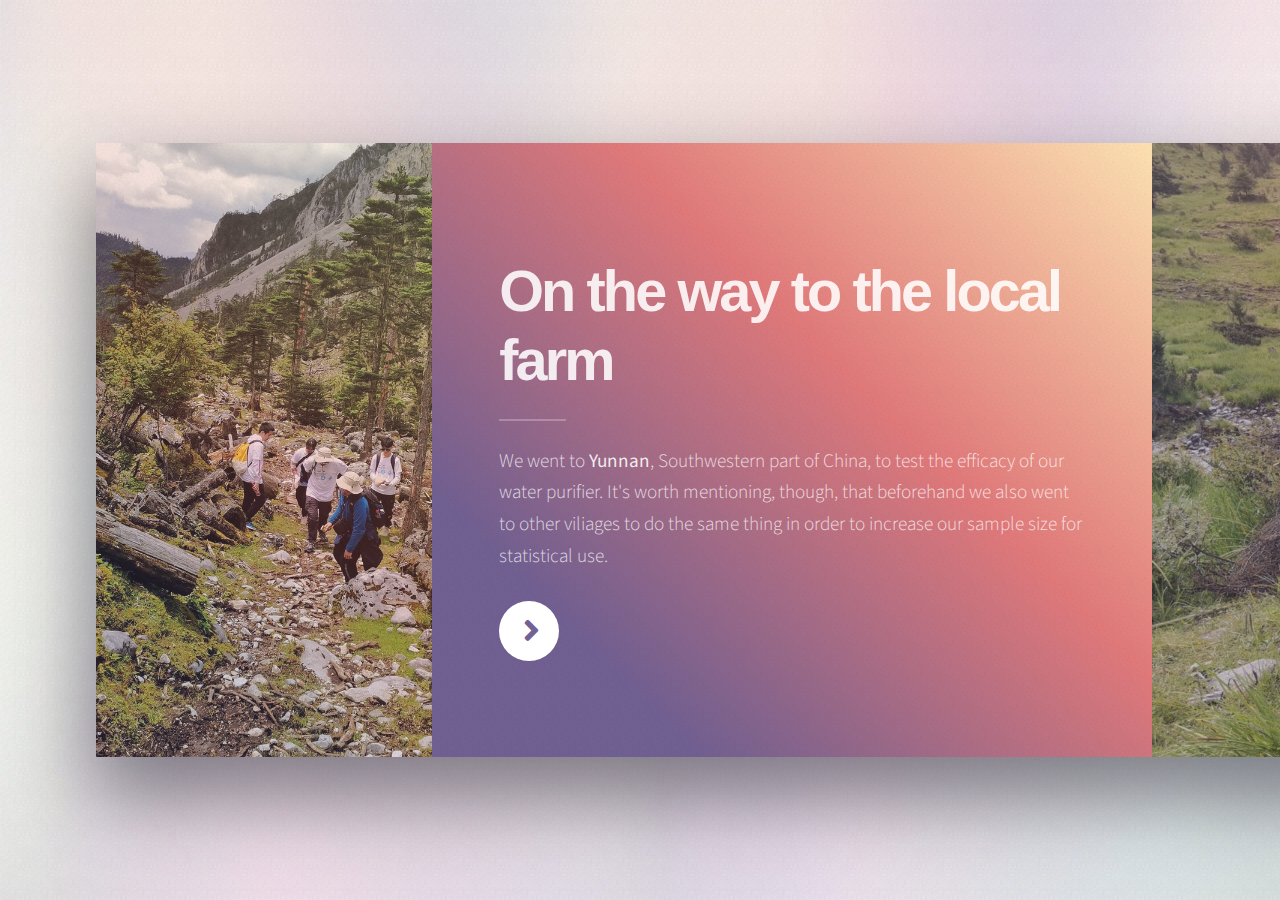
<file: Yunnan/index.html>
<!DOCTYPE HTML>
<!--
	Ethereal by HTML5 UP
	html5up.net | @ajlkn
	Free for personal and commercial use under the CCA 3.0 license (html5up.net/license)
-->
<html>
	<head>
		<title>Environmental Group Research in Yunnan</title>
		<meta charset="utf-8" />
		<meta name="viewport" content="width=device-width, initial-scale=1, user-scalable=no" />
		<link rel="stylesheet" href="assets/css/main.css" />
		<noscript><link rel="stylesheet" href="assets/css/noscript.css" /></noscript>
	</head>
	<body class="is-preload">

		<!-- Page Wrapper -->
			<div id="page-wrapper">

				<!-- Wrapper -->
					<div id="wrapper">

						<!-- Panel (Banner) -->
							<section class="panel banner right">
								<div class="content color0 span-3-75">
									<h1 class="major">On the way to the local farm<br />
									</h1>
									<p>We went to <strong>Yunnan</strong>, Southwestern part of China, to test the efficacy of our water purifier. It's worth mentioning, though, that beforehand we also went to other viliages to do the same thing in order to increase our sample size for statistical use.</p>
									<ul class="actions">
										<li><a href="#first" class="button primary color1 circle icon solid fa-angle-right">Next</a></li>
									</ul>
								</div>
								<div class="image filtered span-1-75" data-position="25% 25%">
									<img src="images/p1.jpeg" alt="picture can't be seen" />
								</div>
							</section>

						<!-- Panel (Spotlight) #1-->
							<section class="panel spotlight medium right" id="first">
								<div class="content span-7">
									<h2 class="major">Assembling our product</h2>
									<p>After we got there, we started assembling our product, and it was easy because our <strong>essential idea</strong>  is to enable anyone, with precence of sphagnum, to make such efficient water purifier.</p>
								</div>
								<div class="image filtered tinted" data-position="top left">
									<img src="images/p2.jpg" alt="picture can't be seen" />
								</div>
							</section>

							<!-- Panel (Spotlight) #2-->
								<section class="panel spotlight medium right" id="first">
									<div class="content span-7">
										<h2 class="major">Testing</h2>
										<p>Not that we assembled our product, we started pouring water into our purifier and used a cup to store the purified water for later use. </p>
									</div>
									<div class="image filtered tinted" data-position="top left">
										<img src="images/p4.jpeg" alt="picture can't be seen" />
									</div>
								</section>

							<!-- Panel (Spotlight) #3 -->
								<section class="panel spotlight medium right" id="first">
									<div class="content span-7">
										<h2 class="major">Analyzing the results</h2>
										<p><strong>We found that, after using our product, the water sampled from the stream nearby the farm had improved in various measurement factor. The picture is a glance at it. Since we presented our product to the public in China--mostly people far away from city--, our results were in Chinese. The x-axis denotes viliages' names we visited, y-axis denotes filter rate, and the white bar denotes ordinary water purifier with activated carbon filter while the blue bar denotes our product with sphagnum being the filter.</strong></p>
									</div>
									<div class="image filtered tinted" data-position="top left">
										<img src="images/results.png" alt="picture can't be seen" />
									</div>
								</section>



			</div>

		<!-- Scripts -->
			<script src="assets/js/jquery.min.js"></script>
			<script src="assets/js/browser.min.js"></script>
			<script src="assets/js/breakpoints.min.js"></script>
			<script src="assets/js/main.js"></script>

	</body>
</html>
</file>
<file: Yunnan/assets/css/noscript.css>
/*
	Ethereal by HTML5 UP
	html5up.net | @ajlkn
	Free for personal and commercial use under the CCA 3.0 license (html5up.net/license)
*/

/* Page */

	body {
		overflow-x: scroll;
	}

/* Wrapper */

	body.is-preload #wrapper {
		-moz-transform: none;
		-webkit-transform: none;
		-ms-transform: none;
		transform: none;
		opacity: 1;
	}
</file>
<file: Yunnan/assets/css/main.css>
@import url(fontawesome-all.min.css);
@import url("https://fonts.googleapis.com/css?family=Source+Sans+Pro:300,400,300i,400i");

/*
	Ethereal by HTML5 UP
	html5up.net | @ajlkn
	Free for personal and commercial use under the CCA 3.0 license (html5up.net/license)
*/

html, body, div, span, applet, object,
iframe, h1, h2, h3, h4, h5, h6, p, blockquote,
pre, a, abbr, acronym, address, big, cite,
code, del, dfn, em, img, ins, kbd, q, s, samp,
small, strike, strong, sub, sup, tt, var, b,
u, i, center, dl, dt, dd, ol, ul, li, fieldset,
form, label, legend, table, caption, tbody,
tfoot, thead, tr, th, td, article, aside,
canvas, details, embed, figure, figcaption,
footer, header, hgroup, menu, nav, output, ruby,
section, summary, time, mark, audio, video {
	margin: 0;
	padding: 0;
	border: 0;
	font-size: 100%;
	font: inherit;
	vertical-align: baseline;}

article, aside, details, figcaption, figure,
footer, header, hgroup, menu, nav, section {
	display: block;}

body {
	line-height: 1;
}

ol, ul {
	list-style: none;
}

blockquote, q {
	quotes: none;
}

	blockquote:before, blockquote:after, q:before, q:after {
		content: '';
		content: none;
	}

table {
	border-collapse: collapse;
	border-spacing: 0;
}

body {
	-webkit-text-size-adjust: none;
}

mark {
	background-color: transparent;
	color: inherit;
}

input::-moz-focus-inner {
	border: 0;
	padding: 0;
}

input, select, textarea {
	-moz-appearance: none;
	-webkit-appearance: none;
	-ms-appearance: none;
	appearance: none;
}

/* Page */

	@-moz-keyframes load-spinner {
		0% {
			-moz-transform: rotate(0deg);
			-webkit-transform: rotate(0deg);
			-ms-transform: rotate(0deg);
			transform: rotate(0deg);
		}

		100% {
			-moz-transform: rotate(360deg);
			-webkit-transform: rotate(360deg);
			-ms-transform: rotate(360deg);
			transform: rotate(360deg);
		}
	}

	@-webkit-keyframes load-spinner {
		0% {
			-moz-transform: rotate(0deg);
			-webkit-transform: rotate(0deg);
			-ms-transform: rotate(0deg);
			transform: rotate(0deg);
		}

		100% {
			-moz-transform: rotate(360deg);
			-webkit-transform: rotate(360deg);
			-ms-transform: rotate(360deg);
			transform: rotate(360deg);
		}
	}

	@-ms-keyframes load-spinner {
		0% {
			-moz-transform: rotate(0deg);
			-webkit-transform: rotate(0deg);
			-ms-transform: rotate(0deg);
			transform: rotate(0deg);
		}

		100% {
			-moz-transform: rotate(360deg);
			-webkit-transform: rotate(360deg);
			-ms-transform: rotate(360deg);
			transform: rotate(360deg);
		}
	}

	@keyframes load-spinner {
		0% {
			-moz-transform: rotate(0deg);
			-webkit-transform: rotate(0deg);
			-ms-transform: rotate(0deg);
			transform: rotate(0deg);
		}

		100% {
			-moz-transform: rotate(360deg);
			-webkit-transform: rotate(360deg);
			-ms-transform: rotate(360deg);
			transform: rotate(360deg);
		}
	}

	@-ms-viewport {
		width: device-width;
	}

	html {
		width: 100%;
		height: 100%;
	}

	html {
		box-sizing: border-box;
	}

	*, *:before, *:after {
		box-sizing: inherit;
	}

	body {
		display: -moz-flex;
		display: -webkit-flex;
		display: -ms-flex;
		display: flex;
		-moz-align-items: center;
		-webkit-align-items: center;
		-ms-align-items: center;
		align-items: center;
		-moz-justify-content: -moz-flex-start;
		-webkit-justify-content: -webkit-flex-start;
		-ms-justify-content: -ms-flex-start;
		justify-content: flex-start;
		-ms-overflow-style: scrollbar;
		width: 100%;
		height: 100%;
		min-height: 30rem;
		overflow: hidden;
	}

		body:before {
			-moz-animation: load-spinner 1s infinite linear;
			-webkit-animation: load-spinner 1s infinite linear;
			-ms-animation: load-spinner 1s infinite linear;
			animation: load-spinner 1s infinite linear;
			-moz-transition: opacity 0.25s ease;
			-webkit-transition: opacity 0.25s ease;
			-ms-transition: opacity 0.25s ease;
			transition: opacity 0.25s ease;
			-moz-transition-delay: 0s;
			-webkit-transition-delay: 0s;
			-ms-transition-delay: 0s;
			transition-delay: 0s;
			pointer-events: none;
			content: '';
			display: block;
			position: absolute;
			top: 50%;
			left: 50%;
			width: 4rem;
			height: 4rem;
			margin: -2rem 0 0 -2rem;
			background-image: url("data:image/svg+xml;charset=utf8,%3Csvg xmlns='http://www.w3.org/2000/svg' xmlns:xlink='http://www.w3.org/1999/xlink' width='96px' height='96px' viewBox='0 0 96 96' zoomAndPan='disable'%3E%3Cstyle%3Ecircle %7Bfill: transparent%3B stroke: %232e2b37%3B stroke-width: 1.5px%3B %7D%3C/style%3E%3Cdefs%3E%3CclipPath id='corner'%3E%3Cpolygon points='0,0 48,0 48,48 96,48 96,96 0,96' /%3E%3C/clipPath%3E%3C/defs%3E%3Cg clip-path='url(%23corner)'%3E%3Ccircle cx='48' cy='48' r='32'/%3E%3C/g%3E%3C/svg%3E");
			background-position: center;
			background-repeat: no-repeat;
			background-size: 4rem;
			opacity: 0;
		}

		body:after {
			pointer-events: none;
			content: '';
			display: block;
			position: fixed;
			top: 0;
			left: 0;
			width: 100%;
			height: 100%;
			z-index: -1;
			background-attachment: fixed;
			background-color: #e1e6e1;
			background-image: url("../../images/overlay.png"), url("../../images/bg.jpg");
			background-repeat: repeat, repeat-x;
			background-size: 128px 128px, cover;
		}

		body.is-preload *, body.is-preload *:before, body.is-preload *:after {
			-moz-animation: none !important;
			-webkit-animation: none !important;
			-ms-animation: none !important;
			animation: none !important;
			-moz-transition: none !important;
			-webkit-transition: none !important;
			-ms-transition: none !important;
			transition: none !important;
		}

		body.is-preload:before {
			-moz-transition: opacity 1s ease;
			-webkit-transition: opacity 1s ease;
			-ms-transition: opacity 1s ease;
			transition: opacity 1s ease;
			-moz-transition-delay: 0.75s;
			-webkit-transition-delay: 0.75s;
			-ms-transition-delay: 0.75s;
			transition-delay: 0.75s;
			opacity: 0.25;
		}

	@media screen and (max-width: 736px) {

		html {
			height: auto;
		}

		body {
			height: auto;
			overflow-x: hidden;
			overflow-y: auto;
		}

	}

	@media screen and (max-width: 480px) {

		html, body {
			min-width: 320px;
		}

	}

/* Typography */

	html {
		font-size: 18pt;
		font-size: 1vmax;
	}

		@media screen and (max-width: 1680px) {

			html {
				font-size: 12pt;
				font-size: 1.1vmax;
			}

		}

		@media screen and (max-width: 1280px) {

			html {
				font-size: 11pt;
				font-size: 1.5vmax;
			}

		}

	body, input, select, textarea {
		color: rgba(255, 255, 255, 0.75);
		font-family: "Source Sans Pro", Helvetica, sans-serif;
		font-size: 1rem;
		font-weight: 300;
		line-height: 1.65;
	}

	a {
		-moz-transition: color 0.2s ease-in-out, border-bottom-color 0.2s ease-in-out;
		-webkit-transition: color 0.2s ease-in-out, border-bottom-color 0.2s ease-in-out;
		-ms-transition: color 0.2s ease-in-out, border-bottom-color 0.2s ease-in-out;
		transition: color 0.2s ease-in-out, border-bottom-color 0.2s ease-in-out;
		color: inherit;
		border-bottom: dotted 1px;
		text-decoration: none;
	}

		a:hover {
			border-bottom-color: transparent;
			color: #ffe4b4;
		}

	strong, b {
		color: rgba(255, 255, 255, 0.875);
		font-weight: 400;
	}

	em, i {
		font-style: italic;
	}

	p {
		margin: 0 0 1.5rem 0;
	}

		body.is-ie p {
			width: 100%;
		}

	h1, h2, h3, h4, h5, h6 {
		color: rgba(255, 255, 255, 0.875);
		font-family: Arial, Helvetica, sans-serif;
		font-weight: 700;
		line-height: 1.3;
		margin: 0 0 0.75rem 0;
		letter-spacing: -0.05em;
	}

		h1 a, h2 a, h3 a, h4 a, h5 a, h6 a {
			color: inherit;
			text-decoration: none;
		}

	h1.major, h2.major, h3.major {
		position: relative;
	}

		h1.major:after, h2.major:after, h3.major:after {
			content: '';
			position: absolute;
			left: 0;
			width: 3.5rem;
			height: 0.1rem;
			background-color: rgba(255, 255, 255, 0.25);
		}

	h1 {
		font-size: 3rem;
		line-height: 1.2;
	}

		h1.major {
			margin: 0 0 2.625rem 0;
		}

			h1.major:after {
				bottom: -1.325rem;
			}

	h2 {
		font-size: 1.75rem;
		line-height: 1.2;
	}

		h2.major {
			margin: 0 0 1.9875rem 0;
		}

			h2.major:after {
				bottom: -1.2rem;
			}

	h3 {
		font-size: 1.325rem;
	}

		h3.major {
			margin: 0 0 1.875rem 0;
		}

			h3.major:after {
				bottom: -0.75rem;
			}

	h4 {
		font-size: 1rem;
	}

	h5 {
		font-size: 0.9rem;
	}

	h6 {
		font-size: 0.7rem;
	}

	sub {
		font-size: 0.8rem;
		position: relative;
		top: 0.5rem;
	}

	sup {
		font-size: 0.8rem;
		position: relative;
		top: -0.5rem;
	}

	blockquote {
		border-left: solid 0.25rem rgba(255, 255, 255, 0.25);
		font-style: italic;
		margin: 0 0 1.5rem 0;
		padding: 0.375rem 0 0.375rem 1.5rem;
	}

	code {
		background: rgba(255, 255, 255, 0.075);
		border-radius: 0.25rem;
		font-family: "Courier New", monospace;
		font-size: 0.8rem;
		margin: 0 0.25rem;
		padding: 0.25rem 0.65rem;
	}

	pre {
		-webkit-overflow-scrolling: touch;
		font-family: "Courier New", monospace;
		font-size: 0.8rem;
		margin: 0 0 1.5rem 0;
		white-space: pre-wrap;
	}

		pre code {
			display: block;
			line-height: 1.625;
			padding: 1rem 1.5rem;
			overflow-x: auto;
			margin: 0;
		}

	hr {
		border: 0;
		border-bottom: solid 2px rgba(255, 255, 255, 0.25);
		margin: 1.875rem 0;
	}

	.align-left {
		text-align: left;
	}

	.align-center {
		text-align: center;
	}

	.align-right {
		text-align: right;
	}

	@media screen and (max-width: 736px) {

		html {
			font-size: 12pt;
		}

		h1 {
			font-size: 2.25rem;
			line-height: 1.2;
		}

			h1.major {
				margin: 0 0 2.625rem 0;
			}

				h1.major:after {
					bottom: -1.325rem;
				}

		h2 {
			font-size: 1.5rem;
			line-height: 1.2;
		}

			h2.major {
				margin: 0 0 1.9875rem 0;
			}

				h2.major:after {
					bottom: -1.2rem;
				}

		h3 {
			font-size: 1rem;
		}

			h3.major {
				margin: 0 0 1.875rem 0;
			}

				h3.major:after {
					bottom: -0.75rem;
				}

		h4 {
			font-size: 1rem;
		}

		h5 {
			font-size: 0.9rem;
		}

		h6 {
			font-size: 0.7rem;
		}

		h1 br, h2 br, h3 br, h4 br, h5 br, h6 br {
			display: none;
		}

	}

	@media screen and (max-width: 360px) {

		html {
			font-size: 11pt;
		}

	}

/* Form */

	form {
		margin: 0 0 1.5rem 0;
	}

		form > :last-child {
			margin-bottom: 0;
		}

		form > .fields {
			display: -moz-flex;
			display: -webkit-flex;
			display: -ms-flex;
			display: flex;
			-moz-flex-wrap: wrap;
			-webkit-flex-wrap: wrap;
			-ms-flex-wrap: wrap;
			flex-wrap: wrap;
			width: calc(100% + 3rem);
			margin: -1.5rem 0 1.5rem -1.5rem;
		}

			form > .fields > .field {
				-moz-flex-grow: 0;
				-webkit-flex-grow: 0;
				-ms-flex-grow: 0;
				flex-grow: 0;
				-moz-flex-shrink: 0;
				-webkit-flex-shrink: 0;
				-ms-flex-shrink: 0;
				flex-shrink: 0;
				padding: 1.5rem 0 0 1.5rem;
				width: calc(100% - 1.5rem);
			}

				form > .fields > .field.half {
					width: calc(50% - 0.75rem);
				}

				form > .fields > .field.third {
					width: calc(100%/3 - 0.5rem);
				}

				form > .fields > .field.quarter {
					width: calc(25% - 0.375rem);
				}

		@media screen and (max-width: 736px) {

			form > .fields {
				width: calc(100% + 2.25rem);
				margin: -1.125rem 0 1.5rem -1.125rem;
			}

				form > .fields > .field {
					padding: 1.125rem 0 0 1.125rem;
					width: calc(100% - 1.125rem);
				}

					form > .fields > .field.half {
						width: calc(100% - 1.125rem);
					}

					form > .fields > .field.third {
						width: calc(100% - 1.125rem);
					}

					form > .fields > .field.quarter {
						width: calc(100% - 1.125rem);
					}

		}

	label {
		color: rgba(255, 255, 255, 0.875);
		display: block;
		font-family: Arial, Helvetica, sans-serif;
		font-size: 0.8rem;
		font-weight: 700;
		margin: 0 0 0.4875rem 0;
	}

	input[type="text"],
	input[type="password"],
	input[type="email"],
	input[type="tel"],
	select,
	textarea {
		-moz-appearance: none;
		-webkit-appearance: none;
		-ms-appearance: none;
		appearance: none;
		background: transparent;
		border: solid 2px rgba(255, 255, 255, 0.25);
		border-radius: 0.25rem;
		color: inherit;
		display: block;
		outline: 0;
		padding: 0 0.75rem;
		text-decoration: none;
		width: 100%;
	}

		input[type="text"]:invalid,
		input[type="password"]:invalid,
		input[type="email"]:invalid,
		input[type="tel"]:invalid,
		select:invalid,
		textarea:invalid {
			box-shadow: none;
		}

		input[type="text"]:focus,
		input[type="password"]:focus,
		input[type="email"]:focus,
		input[type="tel"]:focus,
		select:focus,
		textarea:focus {
			border-color: #ffe4b4;
		}

	option {
		background-color: rgba(255, 255, 255, 0.875);
		color: #2e2b37;
	}

	select {
		background-image: url("data:image/svg+xml;charset=utf8,%3Csvg xmlns='http://www.w3.org/2000/svg' width='40' height='40' preserveAspectRatio='none' viewBox='0 0 40 40'%3E%3Cpath d='M9.4,12.3l10.4,10.4l10.4-10.4c0.2-0.2,0.5-0.4,0.9-0.4c0.3,0,0.6,0.1,0.9,0.4l3.3,3.3c0.2,0.2,0.4,0.5,0.4,0.9 c0,0.4-0.1,0.6-0.4,0.9L20.7,31.9c-0.2,0.2-0.5,0.4-0.9,0.4c-0.3,0-0.6-0.1-0.9-0.4L4.3,17.3c-0.2-0.2-0.4-0.5-0.4-0.9 c0-0.4,0.1-0.6,0.4-0.9l3.3-3.3c0.2-0.2,0.5-0.4,0.9-0.4S9.1,12.1,9.4,12.3z' fill='rgba(255, 255, 255, 0.25)' /%3E%3C/svg%3E");
		background-size: 1.25rem;
		background-repeat: no-repeat;
		background-position: calc(100% - 1rem) center;
		height: 2.5rem;
		padding-right: 2.5rem;
		text-overflow: ellipsis;
	}

		select option {
			color: rgba(255, 255, 255, 0.875);
			background: #2e2b37;
		}

		select:focus::-ms-value {
			background-color: transparent;
		}

		select::-ms-expand {
			display: none;
		}

	input[type="text"],
	input[type="password"],
	input[type="email"],
	select {
		height: 2.5rem;
	}

	textarea {
		padding: 0.75rem 1rem;
	}

	input[type="checkbox"],
	input[type="radio"] {
		-moz-appearance: none;
		-webkit-appearance: none;
		-ms-appearance: none;
		appearance: none;
		display: block;
		float: left;
		margin-right: -2rem;
		opacity: 0;
		width: 1rem;
		z-index: -1;
	}

		input[type="checkbox"] + label,
		input[type="radio"] + label {
			text-decoration: none;
			position: relative;
			color: rgba(255, 255, 255, 0.75);
			cursor: pointer;
			display: inline-block;
			font-size: 1rem;
			font-weight: 300;
			margin-bottom: 0;
			padding-left: 2.5rem;
			padding-right: 1rem;
		}

			input[type="checkbox"] + label:before,
			input[type="radio"] + label:before {
				-moz-osx-font-smoothing: grayscale;
				-webkit-font-smoothing: antialiased;
				display: inline-block;
				font-style: normal;
				font-variant: normal;
				text-rendering: auto;
				line-height: 1;
				text-transform: none !important;
				font-family: 'Font Awesome 5 Free';
				font-weight: 900;
			}

			input[type="checkbox"] + label:before,
			input[type="radio"] + label:before {
				content: '';
				display: inline-block;
				font-size: 0.8rem;
				position: absolute;
				top: 0;
				left: 0;
				width: 1.6875rem;
				height: 1.6875rem;
				line-height: 1.6875rem;
				background: rgba(255, 255, 255, 0.075);
				border: solid 1px rgba(255, 255, 255, 0.25);
				border-radius: 0.25rem;
				color: #2e2b37;
				text-align: center;
			}

				body.is-ie input[type="checkbox"] + label:before, body.is-ie
				input[type="radio"] + label:before {
					line-height: 1.5;
				}

		input[type="checkbox"]:checked + label:before,
		input[type="radio"]:checked + label:before {
			content: '\f00c';
			background: rgba(255, 255, 255, 0.875);
			border-color: rgba(255, 255, 255, 0.875);
		}

		input[type="checkbox"]:focus + label:before,
		input[type="radio"]:focus + label:before {
			border-color: #ffe4b4;
			box-shadow: 0 0 0 1px #ffe4b4;
		}

		input[type="checkbox"]:focus:checked + label:before,
		input[type="radio"]:focus:checked + label:before {
			background: #ffe4b4;
		}

		input[type="checkbox"].color1 + label:before,
		input[type="radio"].color1 + label:before {
			color: #726193;
		}

		input[type="checkbox"].color2 + label:before,
		input[type="radio"].color2 + label:before {
			color: #e37b7c;
		}

		input[type="checkbox"].color3 + label:before,
		input[type="radio"].color3 + label:before {
			color: #ffe4b4;
		}

		input[type="checkbox"].color4 + label:before,
		input[type="radio"].color4 + label:before {
			color: #353865;
		}

	input[type="checkbox"] + label:before {
		border-radius: 0.25rem;
	}

	input[type="radio"] + label:before {
		border-radius: 100%;
	}

	::-webkit-input-placeholder {
		color: rgba(255, 255, 255, 0.5) !important;
		opacity: 1.0;
	}

	:-moz-placeholder {
		color: rgba(255, 255, 255, 0.5) !important;
		opacity: 1.0;
	}

	::-moz-placeholder {
		color: rgba(255, 255, 255, 0.5) !important;
		opacity: 1.0;
	}

	:-ms-input-placeholder {
		color: rgba(255, 255, 255, 0.5) !important;
		opacity: 1.0;
	}

/* Icon */

	.icon {
		text-decoration: none;
		position: relative;
		border-bottom: none;
	}

		.icon:before {
			-moz-osx-font-smoothing: grayscale;
			-webkit-font-smoothing: antialiased;
			display: inline-block;
			font-style: normal;
			font-variant: normal;
			text-rendering: auto;
			line-height: 1;
			text-transform: none !important;
			font-family: 'Font Awesome 5 Free';
			font-weight: 400;
		}

		.icon > .label {
			display: none;
		}

		.icon:before {
			line-height: inherit;
		}

		.icon.solid:before {
			font-weight: 900;
		}

		.icon.brands:before {
			font-family: 'Font Awesome 5 Brands';
		}

/* Image */

	.image {
		display: inline-block;
		position: relative;
		border: 0;
	}

		.image.filtered:after {
			background-image: url("../../images/overlay.png"), linear-gradient(45deg, rgba(114, 97, 147, 0.25) 25%, rgba(227, 123, 124, 0.25) 50%, rgba(255, 228, 180, 0.25));
			background-size: 128px 128px, auto;
			pointer-events: none;
			content: '';
			position: absolute;
			top: 0;
			left: 0;
			width: 100%;
			height: 100%;
			opacity: 1;
			z-index: 1;
		}

		.image.filtered.tinted:after {
			background-image: url("../../images/overlay.png"), linear-gradient(45deg, rgba(114, 97, 147, 0.25) 25%, rgba(227, 123, 124, 0.25) 50%, rgba(255, 228, 180, 0.25)), linear-gradient(0deg, rgba(0, 0, 0, 0.125), rgba(0, 0, 0, 0.125));
			background-size: 128px 128px, auto, auto;
		}

		.image[data-position] img {
			-moz-object-fit: cover;
			-webkit-object-fit: cover;
			-ms-object-fit: cover;
			object-fit: cover;
			display: block;
			position: absolute;
			top: 0;
			left: 0;
			width: 100%;
			height: 100%;
		}

		.image[data-position="top left"] img {
			-moz-object-position: top left;
			-webkit-object-position: top left;
			-ms-object-position: top left;
			object-position: top left;
		}

		.image[data-position="top"] img {
			-moz-object-position: top;
			-webkit-object-position: top;
			-ms-object-position: top;
			object-position: top;
		}

		.image[data-position="top right"] img {
			-moz-object-position: top right;
			-webkit-object-position: top right;
			-ms-object-position: top right;
			object-position: top right;
		}

		.image[data-position="right"] img {
			-moz-object-position: right;
			-webkit-object-position: right;
			-ms-object-position: right;
			object-position: right;
		}

		.image[data-position="bottom right"] img {
			-moz-object-position: bottom right;
			-webkit-object-position: bottom right;
			-ms-object-position: bottom right;
			object-position: bottom right;
		}

		.image[data-position="bottom"] img {
			-moz-object-position: bottom;
			-webkit-object-position: bottom;
			-ms-object-position: bottom;
			object-position: bottom;
		}

		.image[data-position="bottom left"] img {
			-moz-object-position: bottom left;
			-webkit-object-position: bottom left;
			-ms-object-position: bottom left;
			object-position: bottom left;
		}

		.image[data-position="left"] img {
			-moz-object-position: left;
			-webkit-object-position: left;
			-ms-object-position: left;
			object-position: left;
		}

		.image[data-position="center"] img {
			-moz-object-position: center;
			-webkit-object-position: center;
			-ms-object-position: center;
			object-position: center;
		}

		.image[data-position="25% 25%"] img {
			-moz-object-position: 25% 25%;
			-webkit-object-position: 25% 25%;
			-ms-object-position: 25% 25%;
			object-position: 25% 25%;
		}

		.image[data-position="75% 25%"] img {
			-moz-object-position: 75% 25%;
			-webkit-object-position: 75% 25%;
			-ms-object-position: 75% 25%;
			object-position: 75% 25%;
		}

		.image[data-position="75% 75%"] img {
			-moz-object-position: 75% 75%;
			-webkit-object-position: 75% 75%;
			-ms-object-position: 75% 75%;
			object-position: 75% 75%;
		}

		.image[data-position="25% 75%"] img {
			-moz-object-position: 25% 75%;
			-webkit-object-position: 25% 75%;
			-ms-object-position: 25% 75%;
			object-position: 25% 75%;
		}

		.image img {
			display: block;
		}

		.image.left, .image.right {
			max-width: 40%;
		}

			.image.left img, .image.right img {
				width: 100%;
			}

		.image.left {
			float: left;
			padding: 0 1.5rem 1rem 0;
			top: 0.25rem;
		}

		.image.right {
			float: right;
			padding: 0 0 1rem 1.5rem;
			top: 0.25rem;
		}

		.image.fit {
			display: block;
			margin: 0 0 1.5rem 0;
			width: 100%;
		}

			.image.fit img {
				width: 100%;
			}

		.image.main {
			display: block;
			margin: 0 0 2.25rem 0;
			width: 100%;
		}

			.image.main img {
				width: 100%;
			}

/* List */

	ol {
		list-style: decimal;
		margin: 0 0 1.5rem 0;
		padding-left: 1.25rem;
	}

		ol li {
			padding-left: 0.25rem;
		}

	ul {
		list-style: disc;
		margin: 0 0 1.5rem 0;
		padding-left: 1rem;
	}

		ul li {
			padding-left: 0.5rem;
		}

		ul.alt {
			list-style: none;
			padding-left: 0;
		}

			ul.alt li {
				border-top: solid 1px rgba(255, 255, 255, 0.25);
				padding: 0.5rem 0;
			}

				ul.alt li:first-child {
					border-top: 0;
					padding-top: 0;
				}

	dl {
		margin: 0 0 1.5rem 0;
	}

		dl dt {
			display: block;
			font-weight: 400;
			margin: 0 0 0.75rem 0;
		}

		dl dd {
			margin-left: 1.5rem;
		}

/* Actions */

	ul.actions {
		display: -moz-flex;
		display: -webkit-flex;
		display: -ms-flex;
		display: flex;
		cursor: default;
		list-style: none;
		margin-left: -0.75rem;
		padding-left: 0;
	}

		ul.actions li {
			padding: 0 0 0 0.75rem;
			vertical-align: middle;
		}

		ul.actions.special {
			-moz-justify-content: center;
			-webkit-justify-content: center;
			-ms-justify-content: center;
			justify-content: center;
			width: 100%;
			margin-left: 0;
		}

			ul.actions.special li:first-child {
				padding-left: 0;
			}

		ul.actions.stacked {
			-moz-flex-direction: column;
			-webkit-flex-direction: column;
			-ms-flex-direction: column;
			flex-direction: column;
			margin-left: 0;
		}

			ul.actions.stacked li {
				padding: 0.975rem 0 0 0;
			}

				ul.actions.stacked li:first-child {
					padding-top: 0;
				}

		ul.actions.fit {
			width: calc(100% + 0.75rem);
		}

			ul.actions.fit li {
				-moz-flex-grow: 1;
				-webkit-flex-grow: 1;
				-ms-flex-grow: 1;
				flex-grow: 1;
				-moz-flex-shrink: 1;
				-webkit-flex-shrink: 1;
				-ms-flex-shrink: 1;
				flex-shrink: 1;
				width: 100%;
			}

				ul.actions.fit li > * {
					width: 100%;
				}

			ul.actions.fit.stacked {
				width: 100%;
			}

/* Icons */

	ul.icons {
		cursor: default;
		list-style: none;
		padding-left: 0;
	}

		ul.icons li {
			display: inline-block;
			padding: 0 1rem 0 0;
		}

			ul.icons li:last-child {
				padding-right: 0;
			}

			ul.icons li .icon:before {
				font-size: 1.25em;
			}

/* Grid Icons */

	ul.grid-icons {
		display: -moz-flex;
		display: -webkit-flex;
		display: -ms-flex;
		display: flex;
		-moz-flex-wrap: wrap;
		-webkit-flex-wrap: wrap;
		-ms-flex-wrap: wrap;
		flex-wrap: wrap;
		-moz-justify-content: center;
		-webkit-justify-content: center;
		-ms-justify-content: center;
		justify-content: center;
		list-style: none;
		margin: 0 0 1.5rem 0;
		padding-left: 0;
	}

		ul.grid-icons .icon {
			display: block;
			position: relative;
			width: 100%;
			text-align: center;
		}

			ul.grid-icons .icon:before {
				display: block;
				width: 6rem;
				height: 6rem;
				line-height: 6rem;
				border-radius: 6rem;
				box-shadow: inset 0 0 0 2px rgba(255, 255, 255, 0.25);
				font-size: 2.5rem;
				margin: 0 auto;
				text-align: center;
			}

				body.is-ie ul.grid-icons .icon:before {
					line-height: 2.375;
				}

		ul.grid-icons > li {
			-moz-flex-grow: 0;
			-webkit-flex-grow: 0;
			-ms-flex-grow: 0;
			flex-grow: 0;
			-moz-flex-shrink: 0;
			-webkit-flex-shrink: 0;
			-ms-flex-shrink: 0;
			flex-shrink: 0;
			position: relative;
			margin: 1.5rem 0 0 1.5rem;
			padding-left: 0;
		}

		ul.grid-icons.connected > li:before {
			content: '';
			display: block;
			position: absolute;
			width: 1.5rem;
			height: 2px;
			top: 50%;
			left: -1.5rem;
			background-color: rgba(255, 255, 255, 0.25);
		}

		ul.grid-icons.connected > li:after {
			content: '';
			display: block;
			position: absolute;
			width: 2px;
			height: 1.5rem;
			top: -1.5rem;
			left: 50%;
			background-color: rgba(255, 255, 255, 0.25);
		}

		ul.grid-icons.two {
			width: 14rem;
		}

			ul.grid-icons.two > li:nth-child(-n + 2) {
				margin-top: 0;
			}

				ul.grid-icons.two > li:nth-child(-n + 2):after {
					display: none;
				}

			ul.grid-icons.two > li:nth-child(2n - 1) {
				margin-left: 0;
			}

				ul.grid-icons.two > li:nth-child(2n - 1):before {
					display: none;
				}

		ul.grid-icons.three {
			width: 21.5rem;
		}

			ul.grid-icons.three > li:nth-child(-n + 3) {
				margin-top: 0;
			}

				ul.grid-icons.three > li:nth-child(-n + 3):after {
					display: none;
				}

			ul.grid-icons.three > li:nth-child(3n - 2) {
				margin-left: 0;
			}

				ul.grid-icons.three > li:nth-child(3n - 2):before {
					display: none;
				}

		ul.grid-icons.four {
			width: 29rem;
		}

			ul.grid-icons.four > li:nth-child(-n + 4) {
				margin-top: 0;
			}

				ul.grid-icons.four > li:nth-child(-n + 4):after {
					display: none;
				}

			ul.grid-icons.four > li:nth-child(4n - 3) {
				margin-left: 0;
			}

				ul.grid-icons.four > li:nth-child(4n - 3):before {
					display: none;
				}

		@media screen and (max-width: 736px) {

			ul.grid-icons {
				-moz-justify-content: -moz-flex-start;
				-webkit-justify-content: -webkit-flex-start;
				-ms-justify-content: -ms-flex-start;
				justify-content: flex-start;
				width: 100% !important;
				margin: -1rem 0 1.5rem -1rem;
			}

				ul.grid-icons .icon:before {
					width: 4.5rem;
					height: 4.5rem;
					line-height: 4.5rem;
					font-size: 1.75rem;
				}

				ul.grid-icons > li {
					margin: 1rem 0 0 1rem !important;
				}

					ul.grid-icons > li:before {
						display: none !important;
					}

					ul.grid-icons > li:after {
						display: none !important;
					}

		}

/* Contact Icons */

	ul.contact-icons {
		list-style: none;
		padding-left: 0;
	}

		ul.contact-icons > li {
			margin: 1.25rem 0 0 0;
			padding-left: 0;
		}

			ul.contact-icons > li:before {
				display: inline-block;
				width: 2.25rem;
				height: 2.25rem;
				line-height: 2.25rem;
				border-radius: 2.25rem;
				background-color: white;
				color: #2e2b37;
				cursor: default;
				font-size: 1.125rem;
				margin-right: 1rem;
				text-align: center;
				vertical-align: middle;
			}

				body.is-ie ul.contact-icons > li:before {
					line-height: 2.125;
				}

			ul.contact-icons > li a {
				border-bottom: 0;
			}

		ul.contact-icons.color1 > li:before {
			color: #726193;
		}

		ul.contact-icons.color2 > li:before {
			color: #e37b7c;
		}

		ul.contact-icons.color3 > li:before {
			color: #ffe4b4;
		}

		ul.contact-icons.color4 > li:before {
			color: #353865;
		}

/* Table */

	.table-wrapper {
		-webkit-overflow-scrolling: touch;
		overflow-x: auto;
	}

	table {
		margin: 0 0 1.5rem 0;
		width: 100%;
	}

		table tbody tr {
			border: solid 1px rgba(255, 255, 255, 0.25);
			border-left: 0;
			border-right: 0;
		}

			table tbody tr:nth-child(2n + 1) {
				background-color: rgba(255, 255, 255, 0.075);
			}

		table td {
			padding: 0.75rem 0.75rem;
		}

		table th {
			color: rgba(255, 255, 255, 0.875);
			font-size: 0.9rem;
			font-weight: 400;
			padding: 0 0.75rem 0.75rem 0.75rem;
			text-align: left;
		}

		table thead {
			border-bottom: solid 2px rgba(255, 255, 255, 0.25);
		}

		table tfoot {
			border-top: solid 2px rgba(255, 255, 255, 0.25);
		}

		table.alt {
			border-collapse: separate;
		}

			table.alt tbody tr td {
				border: solid 1px rgba(255, 255, 255, 0.25);
				border-left-width: 0;
				border-top-width: 0;
			}

				table.alt tbody tr td:first-child {
					border-left-width: 1px;
				}

			table.alt tbody tr:first-child td {
				border-top-width: 1px;
			}

			table.alt thead {
				border-bottom: 0;
			}

			table.alt tfoot {
				border-top: 0;
			}

/* Button */

	input[type="submit"],
	input[type="reset"],
	input[type="button"],
	button,
	.button {
		-moz-appearance: none;
		-webkit-appearance: none;
		-ms-appearance: none;
		appearance: none;
		-moz-transition: background-color 0.2s ease-in-out, box-shadow 0.2s ease-in-out, color 0.2s ease-in-out;
		-webkit-transition: background-color 0.2s ease-in-out, box-shadow 0.2s ease-in-out, color 0.2s ease-in-out;
		-ms-transition: background-color 0.2s ease-in-out, box-shadow 0.2s ease-in-out, color 0.2s ease-in-out;
		transition: background-color 0.2s ease-in-out, box-shadow 0.2s ease-in-out, color 0.2s ease-in-out;
		background-color: transparent;
		border: 0;
		border-radius: 0.25rem;
		box-shadow: inset 0 0 0 2px rgba(255, 255, 255, 0.25);
		color: rgba(255, 255, 255, 0.875) !important;
		cursor: pointer;
		display: inline-block;
		font-family: Arial, Helvetica, sans-serif;
		font-size: 0.6rem;
		font-weight: 700;
		height: 2.75rem;
		letter-spacing: 0.15rem;
		line-height: 2.75rem;
		padding: 0 1.5rem 0 1.65rem;
		text-align: center;
		text-decoration: none;
		text-transform: uppercase;
		white-space: nowrap;
	}

		input[type="submit"]:hover,
		input[type="reset"]:hover,
		input[type="button"]:hover,
		button:hover,
		.button:hover {
			box-shadow: inset 0 0 0 2px #ffe4b4;
			color: #ffe4b4 !important;
		}

		input[type="submit"]:active,
		input[type="reset"]:active,
		input[type="button"]:active,
		button:active,
		.button:active {
			background-color: rgba(255, 228, 180, 0.125);
		}

		input[type="submit"].icon:before,
		input[type="reset"].icon:before,
		input[type="button"].icon:before,
		button.icon:before,
		.button.icon:before {
			display: inline-block;
			position: relative;
			top: -0.075rem;
			vertical-align: middle;
			font-size: 0.8rem;
			margin: 0 0.375rem 0 -0.325rem;
		}

		input[type="submit"].icon.circle,
		input[type="reset"].icon.circle,
		input[type="button"].icon.circle,
		button.icon.circle,
		.button.icon.circle {
			position: relative;
			width: 3.125rem;
			height: 3.125rem;
			line-height: 3.125rem;
			text-indent: 3.125rem;
			border-radius: 100%;
			overflow: hidden;
			padding: 0;
			letter-spacing: 0;
		}

			input[type="submit"].icon.circle:before,
			input[type="reset"].icon.circle:before,
			input[type="button"].icon.circle:before,
			button.icon.circle:before,
			.button.icon.circle:before {
				display: block;
				position: absolute;
				top: 0;
				left: 0;
				width: inherit;
				height: inherit;
				font-size: 1.25rem;
				line-height: inherit;
				margin: 0;
				text-indent: 0;
			}

			input[type="submit"].icon.circle.fa-angle-left:before,
			input[type="reset"].icon.circle.fa-angle-left:before,
			input[type="button"].icon.circle.fa-angle-left:before,
			button.icon.circle.fa-angle-left:before,
			.button.icon.circle.fa-angle-left:before {
				position: relative;
				left: -0.1rem;
				font-size: 1.75rem;
			}

			input[type="submit"].icon.circle.fa-angle-right:before,
			input[type="reset"].icon.circle.fa-angle-right:before,
			input[type="button"].icon.circle.fa-angle-right:before,
			button.icon.circle.fa-angle-right:before,
			.button.icon.circle.fa-angle-right:before {
				position: relative;
				left: 0.1rem;
				font-size: 1.75rem;
			}

		input[type="submit"].fit,
		input[type="reset"].fit,
		input[type="button"].fit,
		button.fit,
		.button.fit {
			width: 100%;
		}

		input[type="submit"].small,
		input[type="reset"].small,
		input[type="button"].small,
		button.small,
		.button.small {
			font-size: 0.4rem;
			height: 1.875rem;
			line-height: 1.875rem;
			padding: 0 1.25rem 0 1.4rem;
		}

		input[type="submit"].large,
		input[type="reset"].large,
		input[type="button"].large,
		button.large,
		.button.large {
			font-size: 0.8rem;
			height: 3.3125rem;
			line-height: 3.3125rem;
			padding: 0 2rem 0 2.15rem;
		}

		input[type="submit"].primary,
		input[type="reset"].primary,
		input[type="button"].primary,
		button.primary,
		.button.primary {
			background-color: white;
			box-shadow: none;
			color: #2e2b37 !important;
		}

			input[type="submit"].primary.color1,
			input[type="reset"].primary.color1,
			input[type="button"].primary.color1,
			button.primary.color1,
			.button.primary.color1 {
				color: #726193 !important;
			}

			input[type="submit"].primary.color2,
			input[type="reset"].primary.color2,
			input[type="button"].primary.color2,
			button.primary.color2,
			.button.primary.color2 {
				color: #e37b7c !important;
			}

			input[type="submit"].primary.color3,
			input[type="reset"].primary.color3,
			input[type="button"].primary.color3,
			button.primary.color3,
			.button.primary.color3 {
				color: #ffe4b4 !important;
			}

			input[type="submit"].primary.color4,
			input[type="reset"].primary.color4,
			input[type="button"].primary.color4,
			button.primary.color4,
			.button.primary.color4 {
				color: #353865 !important;
			}

			input[type="submit"].primary:hover,
			input[type="reset"].primary:hover,
			input[type="button"].primary:hover,
			button.primary:hover,
			.button.primary:hover {
				background-color: #ffe4b4;
			}

			input[type="submit"].primary:active,
			input[type="reset"].primary:active,
			input[type="button"].primary:active,
			button.primary:active,
			.button.primary:active {
				background-color: #fdd997;
			}

		input[type="submit"].disabled, input[type="submit"]:disabled,
		input[type="reset"].disabled,
		input[type="reset"]:disabled,
		input[type="button"].disabled,
		input[type="button"]:disabled,
		button.disabled,
		button:disabled,
		.button.disabled,
		.button:disabled {
			pointer-events: none;
			cursor: default;
			opacity: 0.5;
		}

/* Gallery */

	@-moz-keyframes gallery-modal-spinner {
		0% {
			-moz-transform: rotate(0deg);
			-webkit-transform: rotate(0deg);
			-ms-transform: rotate(0deg);
			transform: rotate(0deg);
		}

		100% {
			-moz-transform: rotate(360deg);
			-webkit-transform: rotate(360deg);
			-ms-transform: rotate(360deg);
			transform: rotate(360deg);
		}
	}

	@-webkit-keyframes gallery-modal-spinner {
		0% {
			-moz-transform: rotate(0deg);
			-webkit-transform: rotate(0deg);
			-ms-transform: rotate(0deg);
			transform: rotate(0deg);
		}

		100% {
			-moz-transform: rotate(360deg);
			-webkit-transform: rotate(360deg);
			-ms-transform: rotate(360deg);
			transform: rotate(360deg);
		}
	}

	@-ms-keyframes gallery-modal-spinner {
		0% {
			-moz-transform: rotate(0deg);
			-webkit-transform: rotate(0deg);
			-ms-transform: rotate(0deg);
			transform: rotate(0deg);
		}

		100% {
			-moz-transform: rotate(360deg);
			-webkit-transform: rotate(360deg);
			-ms-transform: rotate(360deg);
			transform: rotate(360deg);
		}
	}

	@keyframes gallery-modal-spinner {
		0% {
			-moz-transform: rotate(0deg);
			-webkit-transform: rotate(0deg);
			-ms-transform: rotate(0deg);
			transform: rotate(0deg);
		}

		100% {
			-moz-transform: rotate(360deg);
			-webkit-transform: rotate(360deg);
			-ms-transform: rotate(360deg);
			transform: rotate(360deg);
		}
	}

	.gallery {
		-moz-align-items: -moz-stretch;
		-webkit-align-items: -webkit-stretch;
		-ms-align-items: -ms-stretch;
		align-items: stretch;
		display: -moz-flex;
		display: -webkit-flex;
		display: -ms-flex;
		display: flex;
		height: 100%;
	}

		.gallery > * {
			width: 20rem;
			height: 100%;
		}

		.gallery .image {
			display: block;
			position: relative;
			border-bottom: 0;
			overflow: hidden;
		}

			.gallery .image img {
				-moz-transition: -moz-transform 0.2s ease-in-out;
				-webkit-transition: -webkit-transform 0.2s ease-in-out;
				-ms-transition: -ms-transform 0.2s ease-in-out;
				transition: transform 0.2s ease-in-out;
			}

			.gallery .image:after {
				-moz-transition: opacity 0.2s ease-in-out;
				-webkit-transition: opacity 0.2s ease-in-out;
				-ms-transition: opacity 0.2s ease-in-out;
				transition: opacity 0.2s ease-in-out;
			}

			.gallery .image:hover img {
				-moz-transform: scale(1.025);
				-webkit-transform: scale(1.025);
				-ms-transform: scale(1.025);
				transform: scale(1.025);
			}

			.gallery .image:hover:after {
				opacity: 0;
			}

		.gallery .group {
			display: -moz-flex;
			display: -webkit-flex;
			display: -ms-flex;
			display: flex;
			-moz-flex-wrap: wrap;
			-webkit-flex-wrap: wrap;
			-ms-flex-wrap: wrap;
			flex-wrap: wrap;
		}

			.gallery .group > * {
				height: 50%;
			}

		.gallery .modal {
			display: -moz-flex;
			display: -webkit-flex;
			display: -ms-flex;
			display: flex;
			-moz-align-items: center;
			-webkit-align-items: center;
			-ms-align-items: center;
			align-items: center;
			-moz-justify-content: center;
			-webkit-justify-content: center;
			-ms-justify-content: center;
			justify-content: center;
			pointer-events: none;
			-moz-user-select: none;
			-webkit-user-select: none;
			-ms-user-select: none;
			user-select: none;
			-moz-transition: opacity 0.5s ease, visibility 0.5s, z-index 0.5s;
			-webkit-transition: opacity 0.5s ease, visibility 0.5s, z-index 0.5s;
			-ms-transition: opacity 0.5s ease, visibility 0.5s, z-index 0.5s;
			transition: opacity 0.5s ease, visibility 0.5s, z-index 0.5s;
			-webkit-tap-highlight-color: rgba(0, 0, 0, 0);
			position: fixed;
			top: 0;
			left: 0;
			width: 100%;
			height: 100%;
			background-color: rgba(46, 43, 55, 0.875);
			opacity: 0;
			outline: 0;
			visibility: none;
			z-index: 0;
		}

			.gallery .modal:before {
				-moz-animation: gallery-modal-spinner 1s infinite linear;
				-webkit-animation: gallery-modal-spinner 1s infinite linear;
				-ms-animation: gallery-modal-spinner 1s infinite linear;
				animation: gallery-modal-spinner 1s infinite linear;
				-moz-transition: opacity 0.25s ease;
				-webkit-transition: opacity 0.25s ease;
				-ms-transition: opacity 0.25s ease;
				transition: opacity 0.25s ease;
				-moz-transition-delay: 0.5s;
				-webkit-transition-delay: 0.5s;
				-ms-transition-delay: 0.5s;
				transition-delay: 0.5s;
				content: '';
				display: block;
				position: absolute;
				top: 50%;
				left: 50%;
				width: 4rem;
				height: 4rem;
				margin: -2rem 0 0 -2rem;
				background-image: url("data:image/svg+xml;charset=utf8,%3Csvg xmlns='http://www.w3.org/2000/svg' xmlns:xlink='http://www.w3.org/1999/xlink' width='96px' height='96px' viewBox='0 0 96 96' zoomAndPan='disable'%3E%3Cstyle%3Ecircle %7Bfill: transparent%3B stroke: rgba(255, 255, 255, 0.875)%3B stroke-width: 1.5px%3B %7D%3C/style%3E%3Cdefs%3E%3CclipPath id='corner'%3E%3Cpolygon points='0,0 48,0 48,48 96,48 96,96 0,96' /%3E%3C/clipPath%3E%3C/defs%3E%3Cg clip-path='url(%23corner)'%3E%3Ccircle cx='48' cy='48' r='32'/%3E%3C/g%3E%3C/svg%3E");
				background-position: center;
				background-repeat: no-repeat;
				background-size: 4rem;
				opacity: 0;
			}

			.gallery .modal:after {
				content: '';
				display: block;
				position: absolute;
				top: 0.5rem;
				right: 0.5rem;
				width: 4rem;
				height: 4rem;
				background-image: url("data:image/svg+xml;charset=utf8,%3Csvg xmlns='http://www.w3.org/2000/svg' xmlns:xlink='http://www.w3.org/1999/xlink' width='64px' height='64px' viewBox='0 0 64 64' zoomAndPan='disable'%3E%3Cstyle%3Eline %7Bstroke: rgba(255, 255, 255, 0.875)%3Bstroke-width: 1.5px%3B%7D%3C/style%3E%3Cline x1='20' y1='20' x2='44' y2='44' /%3E%3Cline x1='20' y1='44' x2='44' y2='20' /%3E%3C/svg%3E");
				background-position: center;
				background-repeat: no-repeat;
				background-size: 3rem;
				cursor: pointer;
			}

			.gallery .modal .inner {
				-moz-transform: translateY(0.75rem);
				-webkit-transform: translateY(0.75rem);
				-ms-transform: translateY(0.75rem);
				transform: translateY(0.75rem);
				-moz-transition: opacity 0.25s ease, -moz-transform 0.25s ease;
				-webkit-transition: opacity 0.25s ease, -webkit-transform 0.25s ease;
				-ms-transition: opacity 0.25s ease, -ms-transform 0.25s ease;
				transition: opacity 0.25s ease, transform 0.25s ease;
				opacity: 0;
			}

				.gallery .modal .inner img {
					display: block;
					max-width: 90vw;
					max-height: 85vh;
					box-shadow: 0 1rem 3rem 0 rgba(0, 0, 0, 0.35);
				}

			.gallery .modal.visible {
				pointer-events: auto;
				opacity: 1;
				visibility: visible;
				z-index: 11000;
			}

				.gallery .modal.visible:before {
					opacity: 1;
				}

			.gallery .modal.loaded .inner {
				-moz-transform: translateY(0);
				-webkit-transform: translateY(0);
				-ms-transform: translateY(0);
				transform: translateY(0);
				-moz-transition: opacity 0.5s ease, -moz-transform 0.5s ease;
				-webkit-transition: opacity 0.5s ease, -webkit-transform 0.5s ease;
				-ms-transition: opacity 0.5s ease, -ms-transform 0.5s ease;
				transition: opacity 0.5s ease, transform 0.5s ease;
				opacity: 1;
			}

			.gallery .modal.loaded:before {
				-moz-transition-delay: 0s;
				-webkit-transition-delay: 0s;
				-ms-transition-delay: 0s;
				transition-delay: 0s;
				opacity: 0;
			}

	@media screen and (max-width: 980px) {

		.gallery .modal .inner img {
			max-width: 100vw;
		}

	}

	@media screen and (max-width: 736px) {

		.gallery {
			-moz-flex-direction: column;
			-webkit-flex-direction: column;
			-ms-flex-direction: column;
			flex-direction: column;
			height: auto;
		}

			.gallery > * {
				height: auto;
				width: 100%;
			}

			.gallery .image {
				width: 100%;
				height: 40rem;
			}

			.gallery .group .span-0-25 {
				width: 8.33333%;
			}

			.gallery .group .span-0-5 {
				width: 16.66666%;
			}

			.gallery .group .span-0-75 {
				width: 25.0%;
			}

			.gallery .group .span-1 {
				width: 33.33333%;
			}

			.gallery .group .span-1-25 {
				width: 41.66666%;
			}

			.gallery .group .span-1-5 {
				width: 49.99999%;
			}

			.gallery .group .span-1-75 {
				width: 58.33333%;
			}

			.gallery .group .span-2 {
				width: 66.66666%;
			}

			.gallery .group .span-2-25 {
				width: 74.99999%;
			}

			.gallery .group .span-2-5 {
				width: 83.33332%;
			}

			.gallery .group .span-2-75 {
				width: 91.66666%;
			}

			.gallery .group .span-3 {
				width: 99.99999%;
			}

			.gallery .group .span-3-25 {
				width: 108.33332%;
			}

			.gallery .group .span-3-5 {
				width: 116.66665%;
			}

			.gallery .group .span-3-75 {
				width: 124.99999%;
			}

			.gallery .group .span-4 {
				width: 133.33332%;
			}

			.gallery .group .span-4-25 {
				width: 141.66665%;
			}

			.gallery .group .span-4-5 {
				width: 149.99998%;
			}

			.gallery .group .span-4-75 {
				width: 158.33332%;
			}

			.gallery .group .span-5 {
				width: 166.66665%;
			}

			.gallery .group .span-5-25 {
				width: 174.99998%;
			}

			.gallery .group .span-5-5 {
				width: 183.33331%;
			}

			.gallery .group .span-5-75 {
				width: 191.66665%;
			}

			.gallery .group .span-6 {
				width: 199.99998%;
			}

			.gallery .group .span-6-25 {
				width: 208.33331%;
			}

			.gallery .group .span-6-5 {
				width: 216.66664%;
			}

			.gallery .group .span-6-75 {
				width: 224.99998%;
			}

			.gallery .group .span-7 {
				width: 233.33331%;
			}

			.gallery .group .span-7-25 {
				width: 241.66664%;
			}

			.gallery .group .span-7-5 {
				width: 249.99997%;
			}

			.gallery .group .span-7-75 {
				width: 258.33331%;
			}

			.gallery .group .span-8 {
				width: 266.66664%;
			}

			.gallery .group .span-8-25 {
				width: 274.99997%;
			}

			.gallery .group .span-8-5 {
				width: 283.3333%;
			}

			.gallery .group .span-8-75 {
				width: 291.66664%;
			}

			.gallery .group .span-9 {
				width: 299.99997%;
			}

			.gallery .group .span-9-25 {
				width: 308.3333%;
			}

			.gallery .group .span-9-5 {
				width: 316.66663%;
			}

			.gallery .group .span-9-75 {
				width: 324.99997%;
			}

			.gallery .group .span-10 {
				width: 333.3333%;
			}

			.gallery .group .image {
				height: 20rem;
			}

	}

	@media screen and (max-width: 480px) {

		.gallery .image {
			height: 30rem;
		}

		.gallery .group .image {
			height: 12.5rem;
		}

	}

/* Panel */

	.panel {
		display: -moz-flex;
		display: -webkit-flex;
		display: -ms-flex;
		display: flex;
		-moz-flex-grow: 0;
		-webkit-flex-grow: 0;
		-ms-flex-grow: 0;
		flex-grow: 0;
		-moz-flex-shrink: 0;
		-webkit-flex-shrink: 0;
		-ms-flex-shrink: 0;
		flex-shrink: 0;
		-moz-justify-content: center;
		-webkit-justify-content: center;
		-ms-justify-content: center;
		justify-content: center;
		-moz-align-items: -moz-stretch;
		-webkit-align-items: -webkit-stretch;
		-ms-align-items: -ms-stretch;
		align-items: stretch;
		height: 100%;
		overflow-x: hidden;
		overflow-y: auto;
	}

		.panel > * {
			position: relative;
			min-width: 10rem;
		}

			.panel > *.color0 {
				background-image: url("../../images/overlay.png"), linear-gradient(45deg, #726193 20%, #e37b7c 60%, #ffe4b4);
				background-size: 128px 128px, auto;
			}

			.panel > *.color1 {
				background-image: url("../../images/overlay.png"), linear-gradient(45deg, rgba(114, 97, 147, 0.25) 25%, rgba(227, 123, 124, 0.25) 50%, rgba(255, 228, 180, 0.25));
				background-size: 128px 128px, auto;
				background-color: #726193;
			}

			.panel > *.color2 {
				background-image: url("../../images/overlay.png"), linear-gradient(45deg, rgba(114, 97, 147, 0.25) 25%, rgba(227, 123, 124, 0.25) 50%, rgba(255, 228, 180, 0.25));
				background-size: 128px 128px, auto;
				background-color: #e37b7c;
			}

			.panel > *.color3 {
				background-image: url("../../images/overlay.png"), linear-gradient(45deg, rgba(114, 97, 147, 0.25) 25%, rgba(227, 123, 124, 0.25) 50%, rgba(255, 228, 180, 0.25));
				background-size: 128px 128px, auto;
				background-color: #ffe4b4;
			}

			.panel > *.color4 {
				background-image: url("../../images/overlay.png"), linear-gradient(45deg, rgba(114, 97, 147, 0.25) 25%, rgba(227, 123, 124, 0.25) 50%, rgba(255, 228, 180, 0.25));
				background-size: 128px 128px, auto;
				background-color: #353865;
			}

			.panel > *.color1-alt {
				background-image: url("../../images/overlay.png"), linear-gradient(45deg, rgba(114, 97, 147, 0.175) 25%, rgba(227, 123, 124, 0.175) 50%, rgba(255, 228, 180, 0.175));
				background-size: 128px 128px, auto;
				background-color: #6c5e86;
			}

			.panel > *.color2-alt {
				background-image: url("../../images/overlay.png"), linear-gradient(45deg, rgba(114, 97, 147, 0.175) 25%, rgba(227, 123, 124, 0.175) 50%, rgba(255, 228, 180, 0.175));
				background-size: 128px 128px, auto;
				background-color: #de7172;
			}

			.panel > *.color3-alt {
				background-image: url("../../images/overlay.png"), linear-gradient(45deg, rgba(114, 97, 147, 0.175) 25%, rgba(227, 123, 124, 0.175) 50%, rgba(255, 228, 180, 0.175));
				background-size: 128px 128px, auto;
				background-color: #fedea6;
			}

			.panel > *.color4-alt {
				background-image: url("../../images/overlay.png"), linear-gradient(45deg, rgba(114, 97, 147, 0.175) 25%, rgba(227, 123, 124, 0.175) 50%, rgba(255, 228, 180, 0.175));
				background-size: 128px 128px, auto;
				background-color: #323459;
			}

		.panel > .intro {
			padding: 3.5rem 3.5rem 2rem 3.5rem ;
			display: -moz-flex;
			display: -webkit-flex;
			display: -ms-flex;
			display: flex;
			-moz-flex-grow: 0;
			-webkit-flex-grow: 0;
			-ms-flex-grow: 0;
			flex-grow: 0;
			-moz-flex-shrink: 0;
			-webkit-flex-shrink: 0;
			-ms-flex-shrink: 0;
			flex-shrink: 0;
			-moz-justify-content: center;
			-webkit-justify-content: center;
			-ms-justify-content: center;
			justify-content: center;
			-moz-align-items: -moz-flex-start;
			-webkit-align-items: -webkit-flex-start;
			-ms-align-items: -ms-flex-start;
			align-items: flex-start;
			-moz-flex-direction: column;
			-webkit-flex-direction: column;
			-ms-flex-direction: column;
			flex-direction: column;
			width: 22rem;
		}

			.panel > .intro.joined {
				width: 18.5rem;
				padding-right: 0;
			}

				.panel > .intro.joined + .inner {
					padding-left: 2.625rem;
				}

		.panel > .inner {
			padding: 3.5rem 3.5rem 2rem 3.5rem ;
			display: -moz-flex;
			display: -webkit-flex;
			display: -ms-flex;
			display: flex;
			-moz-flex-grow: 1;
			-webkit-flex-grow: 1;
			-ms-flex-grow: 1;
			flex-grow: 1;
			-moz-flex-shrink: 1;
			-webkit-flex-shrink: 1;
			-ms-flex-shrink: 1;
			flex-shrink: 1;
			-moz-justify-content: center;
			-webkit-justify-content: center;
			-ms-justify-content: center;
			justify-content: center;
			-moz-align-items: -moz-flex-start;
			-webkit-align-items: -webkit-flex-start;
			-ms-align-items: -ms-flex-start;
			align-items: flex-start;
			-moz-flex-direction: column;
			-webkit-flex-direction: column;
			-ms-flex-direction: column;
			flex-direction: column;
			position: relative;
			width: 100%;
		}

			.panel > .inner.columns {
				display: -moz-flex;
				display: -webkit-flex;
				display: -ms-flex;
				display: flex;
				-moz-justify-content: center;
				-webkit-justify-content: center;
				-ms-justify-content: center;
				justify-content: center;
				-moz-align-items: center;
				-webkit-align-items: center;
				-ms-align-items: center;
				align-items: center;
				-moz-flex-direction: row;
				-webkit-flex-direction: row;
				-ms-flex-direction: row;
				flex-direction: row;
			}

				.panel > .inner.columns > * {
					-moz-flex-grow: 0;
					-webkit-flex-grow: 0;
					-ms-flex-grow: 0;
					flex-grow: 0;
					-moz-flex-shrink: 0;
					-webkit-flex-shrink: 0;
					-ms-flex-shrink: 0;
					flex-shrink: 0;
					margin-left: 3.5rem;
				}

				.panel > .inner.columns > :first-child {
					margin-left: 0;
				}

				.panel > .inner.columns.divided > * {
					margin-left: 7rem;
				}

					.panel > .inner.columns.divided > *:before {
						content: '';
						position: absolute;
						top: 3.5rem;
						width: 2px;
						height: calc(100% - 7rem);
						margin-left: -3.5rem;
						background-color: rgba(255, 255, 255, 0.25);
					}

				.panel > .inner.columns.divided > :first-child {
					margin-left: 0;
				}

					.panel > .inner.columns.divided > :first-child:before {
						display: none;
					}

				.panel > .inner.columns.aligned {
					-moz-align-items: -moz-flex-start;
					-webkit-align-items: -webkit-flex-start;
					-ms-align-items: -ms-flex-start;
					align-items: flex-start;
				}

		.panel .span-0-25 {
			width: 2.5rem;
		}

		.panel .span-0-5 {
			width: 5rem;
		}

		.panel .span-0-75 {
			width: 7.5rem;
		}

		.panel .span-1 {
			width: 10rem;
		}

		.panel .span-1-25 {
			width: 12.5rem;
		}

		.panel .span-1-5 {
			width: 15rem;
		}

		.panel .span-1-75 {
			width: 17.5rem;
		}

		.panel .span-2 {
			width: 20rem;
		}

		.panel .span-2-25 {
			width: 22.5rem;
		}

		.panel .span-2-5 {
			width: 25rem;
		}

		.panel .span-2-75 {
			width: 27.5rem;
		}

		.panel .span-3 {
			width: 30rem;
		}

		.panel .span-3-25 {
			width: 32.5rem;
		}

		.panel .span-3-5 {
			width: 35rem;
		}

		.panel .span-3-75 {
			width: 37.5rem;
		}

		.panel .span-4 {
			width: 40rem;
		}

		.panel .span-4-25 {
			width: 42.5rem;
		}

		.panel .span-4-5 {
			width: 45rem;
		}

		.panel .span-4-75 {
			width: 47.5rem;
		}

		.panel .span-5 {
			width: 50rem;
		}

		.panel .span-5-25 {
			width: 52.5rem;
		}

		.panel .span-5-5 {
			width: 55rem;
		}

		.panel .span-5-75 {
			width: 57.5rem;
		}

		.panel .span-6 {
			width: 60rem;
		}

		.panel .span-6-25 {
			width: 62.5rem;
		}

		.panel .span-6-5 {
			width: 65rem;
		}

		.panel .span-6-75 {
			width: 67.5rem;
		}

		.panel .span-7 {
			width: 70rem;
		}

		.panel .span-7-25 {
			width: 72.5rem;
		}

		.panel .span-7-5 {
			width: 75rem;
		}

		.panel .span-7-75 {
			width: 77.5rem;
		}

		.panel .span-8 {
			width: 80rem;
		}

		.panel .span-8-25 {
			width: 82.5rem;
		}

		.panel .span-8-5 {
			width: 85rem;
		}

		.panel .span-8-75 {
			width: 87.5rem;
		}

		.panel .span-9 {
			width: 90rem;
		}

		.panel .span-9-25 {
			width: 92.5rem;
		}

		.panel .span-9-5 {
			width: 95rem;
		}

		.panel .span-9-75 {
			width: 97.5rem;
		}

		.panel .span-10 {
			width: 100rem;
		}

		.panel.small {
			width: 35rem;
		}

		.panel.medium {
			width: 50rem;
		}

		.panel.large {
			width: 65rem;
		}

		.panel.small .span-0-25, .panel.medium .span-0-25, .panel.large .span-0-25 {
			width: 2.5%;
		}

		.panel.small .span-0-5, .panel.medium .span-0-5, .panel.large .span-0-5 {
			width: 5%;
		}

		.panel.small .span-0-75, .panel.medium .span-0-75, .panel.large .span-0-75 {
			width: 7.5%;
		}

		.panel.small .span-1, .panel.medium .span-1, .panel.large .span-1 {
			width: 10%;
		}

		.panel.small .span-1-25, .panel.medium .span-1-25, .panel.large .span-1-25 {
			width: 12.5%;
		}

		.panel.small .span-1-5, .panel.medium .span-1-5, .panel.large .span-1-5 {
			width: 15%;
		}

		.panel.small .span-1-75, .panel.medium .span-1-75, .panel.large .span-1-75 {
			width: 17.5%;
		}

		.panel.small .span-2, .panel.medium .span-2, .panel.large .span-2 {
			width: 20%;
		}

		.panel.small .span-2-25, .panel.medium .span-2-25, .panel.large .span-2-25 {
			width: 22.5%;
		}

		.panel.small .span-2-5, .panel.medium .span-2-5, .panel.large .span-2-5 {
			width: 25%;
		}

		.panel.small .span-2-75, .panel.medium .span-2-75, .panel.large .span-2-75 {
			width: 27.5%;
		}

		.panel.small .span-3, .panel.medium .span-3, .panel.large .span-3 {
			width: 30%;
		}

		.panel.small .span-3-25, .panel.medium .span-3-25, .panel.large .span-3-25 {
			width: 32.5%;
		}

		.panel.small .span-3-5, .panel.medium .span-3-5, .panel.large .span-3-5 {
			width: 35%;
		}

		.panel.small .span-3-75, .panel.medium .span-3-75, .panel.large .span-3-75 {
			width: 37.5%;
		}

		.panel.small .span-4, .panel.medium .span-4, .panel.large .span-4 {
			width: 40%;
		}

		.panel.small .span-4-25, .panel.medium .span-4-25, .panel.large .span-4-25 {
			width: 42.5%;
		}

		.panel.small .span-4-5, .panel.medium .span-4-5, .panel.large .span-4-5 {
			width: 45%;
		}

		.panel.small .span-4-75, .panel.medium .span-4-75, .panel.large .span-4-75 {
			width: 47.5%;
		}

		.panel.small .span-5, .panel.medium .span-5, .panel.large .span-5 {
			width: 50%;
		}

		.panel.small .span-5-25, .panel.medium .span-5-25, .panel.large .span-5-25 {
			width: 52.5%;
		}

		.panel.small .span-5-5, .panel.medium .span-5-5, .panel.large .span-5-5 {
			width: 55%;
		}

		.panel.small .span-5-75, .panel.medium .span-5-75, .panel.large .span-5-75 {
			width: 57.5%;
		}

		.panel.small .span-6, .panel.medium .span-6, .panel.large .span-6 {
			width: 60%;
		}

		.panel.small .span-6-25, .panel.medium .span-6-25, .panel.large .span-6-25 {
			width: 62.5%;
		}

		.panel.small .span-6-5, .panel.medium .span-6-5, .panel.large .span-6-5 {
			width: 65%;
		}

		.panel.small .span-6-75, .panel.medium .span-6-75, .panel.large .span-6-75 {
			width: 67.5%;
		}

		.panel.small .span-7, .panel.medium .span-7, .panel.large .span-7 {
			width: 70%;
		}

		.panel.small .span-7-25, .panel.medium .span-7-25, .panel.large .span-7-25 {
			width: 72.5%;
		}

		.panel.small .span-7-5, .panel.medium .span-7-5, .panel.large .span-7-5 {
			width: 75%;
		}

		.panel.small .span-7-75, .panel.medium .span-7-75, .panel.large .span-7-75 {
			width: 77.5%;
		}

		.panel.small .span-8, .panel.medium .span-8, .panel.large .span-8 {
			width: 80%;
		}

		.panel.small .span-8-25, .panel.medium .span-8-25, .panel.large .span-8-25 {
			width: 82.5%;
		}

		.panel.small .span-8-5, .panel.medium .span-8-5, .panel.large .span-8-5 {
			width: 85%;
		}

		.panel.small .span-8-75, .panel.medium .span-8-75, .panel.large .span-8-75 {
			width: 87.5%;
		}

		.panel.small .span-9, .panel.medium .span-9, .panel.large .span-9 {
			width: 90%;
		}

		.panel.small .span-9-25, .panel.medium .span-9-25, .panel.large .span-9-25 {
			width: 92.5%;
		}

		.panel.small .span-9-5, .panel.medium .span-9-5, .panel.large .span-9-5 {
			width: 95%;
		}

		.panel.small .span-9-75, .panel.medium .span-9-75, .panel.large .span-9-75 {
			width: 97.5%;
		}

		.panel.small .span-10, .panel.medium .span-10, .panel.large .span-10 {
			width: 100%;
		}

		.panel.color0 {
			background-image: url("../../images/overlay.png"), linear-gradient(45deg, #726193 20%, #e37b7c 60%, #ffe4b4);
			background-size: 128px 128px, auto;
		}

		.panel.color1 {
			background-image: url("../../images/overlay.png"), linear-gradient(45deg, rgba(114, 97, 147, 0.25) 25%, rgba(227, 123, 124, 0.25) 50%, rgba(255, 228, 180, 0.25));
			background-size: 128px 128px, auto;
			background-color: #726193;
		}

		.panel.color2 {
			background-image: url("../../images/overlay.png"), linear-gradient(45deg, rgba(114, 97, 147, 0.25) 25%, rgba(227, 123, 124, 0.25) 50%, rgba(255, 228, 180, 0.25));
			background-size: 128px 128px, auto;
			background-color: #e37b7c;
		}

		.panel.color3 {
			background-image: url("../../images/overlay.png"), linear-gradient(45deg, rgba(114, 97, 147, 0.25) 25%, rgba(227, 123, 124, 0.25) 50%, rgba(255, 228, 180, 0.25));
			background-size: 128px 128px, auto;
			background-color: #ffe4b4;
		}

		.panel.color4 {
			background-image: url("../../images/overlay.png"), linear-gradient(45deg, rgba(114, 97, 147, 0.25) 25%, rgba(227, 123, 124, 0.25) 50%, rgba(255, 228, 180, 0.25));
			background-size: 128px 128px, auto;
			background-color: #353865;
		}

		.panel.color1-alt {
			background-image: url("../../images/overlay.png"), linear-gradient(45deg, rgba(114, 97, 147, 0.175) 25%, rgba(227, 123, 124, 0.175) 50%, rgba(255, 228, 180, 0.175));
			background-size: 128px 128px, auto;
			background-color: #6c5e86;
		}

		.panel.color2-alt {
			background-image: url("../../images/overlay.png"), linear-gradient(45deg, rgba(114, 97, 147, 0.175) 25%, rgba(227, 123, 124, 0.175) 50%, rgba(255, 228, 180, 0.175));
			background-size: 128px 128px, auto;
			background-color: #de7172;
		}

		.panel.color3-alt {
			background-image: url("../../images/overlay.png"), linear-gradient(45deg, rgba(114, 97, 147, 0.175) 25%, rgba(227, 123, 124, 0.175) 50%, rgba(255, 228, 180, 0.175));
			background-size: 128px 128px, auto;
			background-color: #fedea6;
		}

		.panel.color4-alt {
			background-image: url("../../images/overlay.png"), linear-gradient(45deg, rgba(114, 97, 147, 0.175) 25%, rgba(227, 123, 124, 0.175) 50%, rgba(255, 228, 180, 0.175));
			background-size: 128px 128px, auto;
			background-color: #323459;
		}

	@media screen and (max-width: 736px) {

		.panel {
			-moz-flex-direction: column;
			-webkit-flex-direction: column;
			-ms-flex-direction: column;
			flex-direction: column;
			height: auto;
		}

			.panel > *.color1 {
				background-image: url("../../images/overlay.png"), linear-gradient(135deg, rgba(114, 97, 147, 0.25) 25%, rgba(227, 123, 124, 0.25) 50%, rgba(255, 228, 180, 0.25));
				background-size: 128px 128px, auto;
				background-color: #726193;
			}

			.panel > *.color2 {
				background-image: url("../../images/overlay.png"), linear-gradient(135deg, rgba(114, 97, 147, 0.25) 25%, rgba(227, 123, 124, 0.25) 50%, rgba(255, 228, 180, 0.25));
				background-size: 128px 128px, auto;
				background-color: #e37b7c;
			}

			.panel > *.color3 {
				background-image: url("../../images/overlay.png"), linear-gradient(135deg, rgba(114, 97, 147, 0.25) 25%, rgba(227, 123, 124, 0.25) 50%, rgba(255, 228, 180, 0.25));
				background-size: 128px 128px, auto;
				background-color: #ffe4b4;
			}

			.panel > *.color4 {
				background-image: url("../../images/overlay.png"), linear-gradient(135deg, rgba(114, 97, 147, 0.25) 25%, rgba(227, 123, 124, 0.25) 50%, rgba(255, 228, 180, 0.25));
				background-size: 128px 128px, auto;
				background-color: #353865;
			}

			.panel > *.color1-alt {
				background-image: url("../../images/overlay.png"), linear-gradient(135deg, rgba(114, 97, 147, 0.175) 25%, rgba(227, 123, 124, 0.175) 50%, rgba(255, 228, 180, 0.175));
				background-size: 128px 128px, auto;
				background-color: #6c5e86;
			}

			.panel > *.color2-alt {
				background-image: url("../../images/overlay.png"), linear-gradient(135deg, rgba(114, 97, 147, 0.175) 25%, rgba(227, 123, 124, 0.175) 50%, rgba(255, 228, 180, 0.175));
				background-size: 128px 128px, auto;
				background-color: #de7172;
			}

			.panel > *.color3-alt {
				background-image: url("../../images/overlay.png"), linear-gradient(135deg, rgba(114, 97, 147, 0.175) 25%, rgba(227, 123, 124, 0.175) 50%, rgba(255, 228, 180, 0.175));
				background-size: 128px 128px, auto;
				background-color: #fedea6;
			}

			.panel > *.color4-alt {
				background-image: url("../../images/overlay.png"), linear-gradient(135deg, rgba(114, 97, 147, 0.175) 25%, rgba(227, 123, 124, 0.175) 50%, rgba(255, 228, 180, 0.175));
				background-size: 128px 128px, auto;
				background-color: #323459;
			}

			.panel > .intro {
				padding: 2.8875rem 1.75rem 1.3875rem 1.75rem ;
				width: 100% !important;
			}

				.panel > .intro.joined {
					padding-bottom: 0;
					padding-right: 1.75rem;
				}

					.panel > .intro.joined + .inner {
						padding-top: 0;
						padding-left: 1.75rem;
					}

			.panel > .inner {
				padding: 2.8875rem 1.75rem 1.3875rem 1.75rem ;
			}

				.panel > .inner.columns {
					-moz-flex-direction: column;
					-webkit-flex-direction: column;
					-ms-flex-direction: column;
					flex-direction: column;
				}

					.panel > .inner.columns > * {
						margin-left: 0;
						margin-top: 0;
					}

					.panel > .inner.columns > :first-child {
						margin-top: 0;
					}

					.panel > .inner.columns.divided > * {
						margin-left: 0;
						margin-top: 3.5rem;
					}

						.panel > .inner.columns.divided > *:before {
							content: '';
							position: absolute;
							top: auto;
							left: 1.75rem;
							width: calc(100% - 3.5rem);
							height: 2px;
							margin-left: 0;
							margin-top: -1.75rem;
						}

					.panel > .inner.columns.divided > :first-child {
						margin-top: 0;
					}

			.panel .span-0-25 {
				width: 100%;
			}

			.panel .span-0-5 {
				width: 100%;
			}

			.panel .span-0-75 {
				width: 100%;
			}

			.panel .span-1 {
				width: 100%;
			}

			.panel .span-1-25 {
				width: 100%;
			}

			.panel .span-1-5 {
				width: 100%;
			}

			.panel .span-1-75 {
				width: 100%;
			}

			.panel .span-2 {
				width: 100%;
			}

			.panel .span-2-25 {
				width: 100%;
			}

			.panel .span-2-5 {
				width: 100%;
			}

			.panel .span-2-75 {
				width: 100%;
			}

			.panel .span-3 {
				width: 100%;
			}

			.panel .span-3-25 {
				width: 100%;
			}

			.panel .span-3-5 {
				width: 100%;
			}

			.panel .span-3-75 {
				width: 100%;
			}

			.panel .span-4 {
				width: 100%;
			}

			.panel .span-4-25 {
				width: 100%;
			}

			.panel .span-4-5 {
				width: 100%;
			}

			.panel .span-4-75 {
				width: 100%;
			}

			.panel .span-5 {
				width: 100%;
			}

			.panel .span-5-25 {
				width: 100%;
			}

			.panel .span-5-5 {
				width: 100%;
			}

			.panel .span-5-75 {
				width: 100%;
			}

			.panel .span-6 {
				width: 100%;
			}

			.panel .span-6-25 {
				width: 100%;
			}

			.panel .span-6-5 {
				width: 100%;
			}

			.panel .span-6-75 {
				width: 100%;
			}

			.panel .span-7 {
				width: 100%;
			}

			.panel .span-7-25 {
				width: 100%;
			}

			.panel .span-7-5 {
				width: 100%;
			}

			.panel .span-7-75 {
				width: 100%;
			}

			.panel .span-8 {
				width: 100%;
			}

			.panel .span-8-25 {
				width: 100%;
			}

			.panel .span-8-5 {
				width: 100%;
			}

			.panel .span-8-75 {
				width: 100%;
			}

			.panel .span-9 {
				width: 100%;
			}

			.panel .span-9-25 {
				width: 100%;
			}

			.panel .span-9-5 {
				width: 100%;
			}

			.panel .span-9-75 {
				width: 100%;
			}

			.panel .span-10 {
				width: 100%;
			}

			.panel.small, .panel.medium, .panel.large {
				width: 100% !important;
			}

				.panel.small .span-0-25, .panel.medium .span-0-25, .panel.large .span-0-25 {
					width: 100%;
				}

				.panel.small .span-0-5, .panel.medium .span-0-5, .panel.large .span-0-5 {
					width: 100%;
				}

				.panel.small .span-0-75, .panel.medium .span-0-75, .panel.large .span-0-75 {
					width: 100%;
				}

				.panel.small .span-1, .panel.medium .span-1, .panel.large .span-1 {
					width: 100%;
				}

				.panel.small .span-1-25, .panel.medium .span-1-25, .panel.large .span-1-25 {
					width: 100%;
				}

				.panel.small .span-1-5, .panel.medium .span-1-5, .panel.large .span-1-5 {
					width: 100%;
				}

				.panel.small .span-1-75, .panel.medium .span-1-75, .panel.large .span-1-75 {
					width: 100%;
				}

				.panel.small .span-2, .panel.medium .span-2, .panel.large .span-2 {
					width: 100%;
				}

				.panel.small .span-2-25, .panel.medium .span-2-25, .panel.large .span-2-25 {
					width: 100%;
				}

				.panel.small .span-2-5, .panel.medium .span-2-5, .panel.large .span-2-5 {
					width: 100%;
				}

				.panel.small .span-2-75, .panel.medium .span-2-75, .panel.large .span-2-75 {
					width: 100%;
				}

				.panel.small .span-3, .panel.medium .span-3, .panel.large .span-3 {
					width: 100%;
				}

				.panel.small .span-3-25, .panel.medium .span-3-25, .panel.large .span-3-25 {
					width: 100%;
				}

				.panel.small .span-3-5, .panel.medium .span-3-5, .panel.large .span-3-5 {
					width: 100%;
				}

				.panel.small .span-3-75, .panel.medium .span-3-75, .panel.large .span-3-75 {
					width: 100%;
				}

				.panel.small .span-4, .panel.medium .span-4, .panel.large .span-4 {
					width: 100%;
				}

				.panel.small .span-4-25, .panel.medium .span-4-25, .panel.large .span-4-25 {
					width: 100%;
				}

				.panel.small .span-4-5, .panel.medium .span-4-5, .panel.large .span-4-5 {
					width: 100%;
				}

				.panel.small .span-4-75, .panel.medium .span-4-75, .panel.large .span-4-75 {
					width: 100%;
				}

				.panel.small .span-5, .panel.medium .span-5, .panel.large .span-5 {
					width: 100%;
				}

				.panel.small .span-5-25, .panel.medium .span-5-25, .panel.large .span-5-25 {
					width: 100%;
				}

				.panel.small .span-5-5, .panel.medium .span-5-5, .panel.large .span-5-5 {
					width: 100%;
				}

				.panel.small .span-5-75, .panel.medium .span-5-75, .panel.large .span-5-75 {
					width: 100%;
				}

				.panel.small .span-6, .panel.medium .span-6, .panel.large .span-6 {
					width: 100%;
				}

				.panel.small .span-6-25, .panel.medium .span-6-25, .panel.large .span-6-25 {
					width: 100%;
				}

				.panel.small .span-6-5, .panel.medium .span-6-5, .panel.large .span-6-5 {
					width: 100%;
				}

				.panel.small .span-6-75, .panel.medium .span-6-75, .panel.large .span-6-75 {
					width: 100%;
				}

				.panel.small .span-7, .panel.medium .span-7, .panel.large .span-7 {
					width: 100%;
				}

				.panel.small .span-7-25, .panel.medium .span-7-25, .panel.large .span-7-25 {
					width: 100%;
				}

				.panel.small .span-7-5, .panel.medium .span-7-5, .panel.large .span-7-5 {
					width: 100%;
				}

				.panel.small .span-7-75, .panel.medium .span-7-75, .panel.large .span-7-75 {
					width: 100%;
				}

				.panel.small .span-8, .panel.medium .span-8, .panel.large .span-8 {
					width: 100%;
				}

				.panel.small .span-8-25, .panel.medium .span-8-25, .panel.large .span-8-25 {
					width: 100%;
				}

				.panel.small .span-8-5, .panel.medium .span-8-5, .panel.large .span-8-5 {
					width: 100%;
				}

				.panel.small .span-8-75, .panel.medium .span-8-75, .panel.large .span-8-75 {
					width: 100%;
				}

				.panel.small .span-9, .panel.medium .span-9, .panel.large .span-9 {
					width: 100%;
				}

				.panel.small .span-9-25, .panel.medium .span-9-25, .panel.large .span-9-25 {
					width: 100%;
				}

				.panel.small .span-9-5, .panel.medium .span-9-5, .panel.large .span-9-5 {
					width: 100%;
				}

				.panel.small .span-9-75, .panel.medium .span-9-75, .panel.large .span-9-75 {
					width: 100%;
				}

				.panel.small .span-10, .panel.medium .span-10, .panel.large .span-10 {
					width: 100%;
				}

			.panel.color1 {
				background-image: url("../../images/overlay.png"), linear-gradient(135deg, rgba(114, 97, 147, 0.25) 25%, rgba(227, 123, 124, 0.25) 50%, rgba(255, 228, 180, 0.25));
				background-size: 128px 128px, auto;
				background-color: #726193;
			}

			.panel.color2 {
				background-image: url("../../images/overlay.png"), linear-gradient(135deg, rgba(114, 97, 147, 0.25) 25%, rgba(227, 123, 124, 0.25) 50%, rgba(255, 228, 180, 0.25));
				background-size: 128px 128px, auto;
				background-color: #e37b7c;
			}

			.panel.color3 {
				background-image: url("../../images/overlay.png"), linear-gradient(135deg, rgba(114, 97, 147, 0.25) 25%, rgba(227, 123, 124, 0.25) 50%, rgba(255, 228, 180, 0.25));
				background-size: 128px 128px, auto;
				background-color: #ffe4b4;
			}

			.panel.color4 {
				background-image: url("../../images/overlay.png"), linear-gradient(135deg, rgba(114, 97, 147, 0.25) 25%, rgba(227, 123, 124, 0.25) 50%, rgba(255, 228, 180, 0.25));
				background-size: 128px 128px, auto;
				background-color: #353865;
			}

			.panel.color1-alt {
				background-image: url("../../images/overlay.png"), linear-gradient(135deg, rgba(114, 97, 147, 0.175) 25%, rgba(227, 123, 124, 0.175) 50%, rgba(255, 228, 180, 0.175));
				background-size: 128px 128px, auto;
				background-color: #6c5e86;
			}

			.panel.color2-alt {
				background-image: url("../../images/overlay.png"), linear-gradient(135deg, rgba(114, 97, 147, 0.175) 25%, rgba(227, 123, 124, 0.175) 50%, rgba(255, 228, 180, 0.175));
				background-size: 128px 128px, auto;
				background-color: #de7172;
			}

			.panel.color3-alt {
				background-image: url("../../images/overlay.png"), linear-gradient(135deg, rgba(114, 97, 147, 0.175) 25%, rgba(227, 123, 124, 0.175) 50%, rgba(255, 228, 180, 0.175));
				background-size: 128px 128px, auto;
				background-color: #fedea6;
			}

			.panel.color4-alt {
				background-image: url("../../images/overlay.png"), linear-gradient(135deg, rgba(114, 97, 147, 0.175) 25%, rgba(227, 123, 124, 0.175) 50%, rgba(255, 228, 180, 0.175));
				background-size: 128px 128px, auto;
				background-color: #323459;
			}

	}

/* Panel (Banner) */

	.panel.banner {
		-moz-align-items: -moz-stretch;
		-webkit-align-items: -webkit-stretch;
		-ms-align-items: -ms-stretch;
		align-items: stretch;
	}

		.panel.banner .content {
			padding: 3.5rem 3.5rem 2rem 3.5rem ;
			display: -moz-flex;
			display: -webkit-flex;
			display: -ms-flex;
			display: flex;
			-moz-flex-direction: column;
			-webkit-flex-direction: column;
			-ms-flex-direction: column;
			flex-direction: column;
			-moz-justify-content: center;
			-webkit-justify-content: center;
			-ms-justify-content: center;
			justify-content: center;
			-moz-flex-grow: 0;
			-webkit-flex-grow: 0;
			-ms-flex-grow: 0;
			flex-grow: 0;
			-moz-flex-shrink: 0;
			-webkit-flex-shrink: 0;
			-ms-flex-shrink: 0;
			flex-shrink: 0;
		}

			.panel.banner .content > .actions:last-child {
				margin-bottom: 0;
			}

		.panel.banner .image {
			-moz-flex-grow: 0;
			-webkit-flex-grow: 0;
			-ms-flex-grow: 0;
			flex-grow: 0;
			-moz-flex-shrink: 0;
			-webkit-flex-shrink: 0;
			-ms-flex-shrink: 0;
			flex-shrink: 0;
			position: relative;
		}

			.panel.banner .image img {
				-moz-object-fit: cover;
				-webkit-object-fit: cover;
				-ms-object-fit: cover;
				object-fit: cover;
				display: block;
				position: absolute;
				top: 0;
				left: 0;
				width: 100%;
				height: 100%;
			}

		.panel.banner.left {
			-moz-flex-direction: row;
			-webkit-flex-direction: row;
			-ms-flex-direction: row;
			flex-direction: row;
		}

		.panel.banner.right {
			-moz-flex-direction: row-reverse;
			-webkit-flex-direction: row-reverse;
			-ms-flex-direction: row-reverse;
			flex-direction: row-reverse;
		}

	@media screen and (max-width: 736px) {

		.panel.banner .content {
			padding: 2.8875rem 1.75rem 1.3875rem 1.75rem ;
			-moz-flex-basis: 60%;
			-webkit-flex-basis: 60%;
			-ms-flex-basis: 60%;
			flex-basis: 60%;
		}

			.panel.banner .content > .actions:last-child {
				margin-bottom: 1.5rem;
			}

		.panel.banner .image {
			-moz-flex-basis: 40%;
			-webkit-flex-basis: 40%;
			-ms-flex-basis: 40%;
			flex-basis: 40%;
		}

	}

	@media screen and (max-width: 736px) and (orientation: portrait) {

		.panel.banner .content {
			-moz-flex-basis: auto;
			-webkit-flex-basis: auto;
			-ms-flex-basis: auto;
			flex-basis: auto;
		}

		.panel.banner .image {
			-moz-flex-basis: auto;
			-webkit-flex-basis: auto;
			-ms-flex-basis: auto;
			flex-basis: auto;
			height: 18rem;
		}

		.panel.banner.left {
			-moz-flex-direction: column;
			-webkit-flex-direction: column;
			-ms-flex-direction: column;
			flex-direction: column;
		}

		.panel.banner.right {
			-moz-flex-direction: column-reverse;
			-webkit-flex-direction: column-reverse;
			-ms-flex-direction: column-reverse;
			flex-direction: column-reverse;
		}

	}

/* Panel (Spotlight) */

	.panel.spotlight {
		-moz-align-items: -moz-stretch;
		-webkit-align-items: -webkit-stretch;
		-ms-align-items: -ms-stretch;
		align-items: stretch;
		position: relative;
	}

		.panel.spotlight > * {
			z-index: 1;
		}

		.panel.spotlight .content {
			display: -moz-flex;
			display: -webkit-flex;
			display: -ms-flex;
			display: flex;
			-moz-flex-direction: column;
			-webkit-flex-direction: column;
			-ms-flex-direction: column;
			flex-direction: column;
			-moz-justify-content: center;
			-webkit-justify-content: center;
			-ms-justify-content: center;
			justify-content: center;
			padding: 3.5rem 3.5rem 2rem 3.5rem ;
		}

		.panel.spotlight .image {
			position: absolute;
			top: 0;
			left: 0;
			width: 100%;
			height: 100%;
			z-index: 0;
		}

			.panel.spotlight .image img {
				-moz-object-fit: cover;
				-webkit-object-fit: cover;
				-ms-object-fit: cover;
				object-fit: cover;
				display: block;
				position: absolute;
				top: 0;
				left: 0;
				width: 100%;
				height: 100%;
			}

		.panel.spotlight.left {
			-moz-justify-content: -moz-flex-start;
			-webkit-justify-content: -webkit-flex-start;
			-ms-justify-content: -ms-flex-start;
			justify-content: flex-start;
		}

			.panel.spotlight.left .content {
				background-image: linear-gradient(-90deg, rgba(0, 0, 0, 0) 0%, rgba(0, 0, 0, 0.125) 30%, rgba(0, 0, 0, 0.175) 50%);
			}

		.panel.spotlight.right {
			-moz-justify-content: -moz-flex-end;
			-webkit-justify-content: -webkit-flex-end;
			-ms-justify-content: -ms-flex-end;
			justify-content: flex-end;
		}

			.panel.spotlight.right .content {
				background-image: linear-gradient(90deg, rgba(0, 0, 0, 0) 0%, rgba(0, 0, 0, 0.125) 30%, rgba(0, 0, 0, 0.175) 50%);
			}

	@media screen and (max-width: 736px) {

		.panel.spotlight .content {
			padding: 2.8875rem 1.75rem 1.3875rem 1.75rem ;
			-moz-flex-direction: column !important;
			-webkit-flex-direction: column !important;
			-ms-flex-direction: column !important;
			flex-direction: column !important;
			background-image: linear-gradient(0deg, rgba(0, 0, 0, 0.25) 70%, rgba(0, 0, 0, 0.175)) !important;
			min-height: 25rem;
		}

	}

	@media screen and (max-width: 480px) {

		.panel.spotlight .content {
			min-height: 30rem;
		}

	}

/* Page Wrapper */

	#page-wrapper {
		display: -moz-flex;
		display: -webkit-flex;
		display: -ms-flex;
		display: flex;
		-moz-align-items: center;
		-webkit-align-items: center;
		-ms-align-items: center;
		align-items: center;
		-moz-justify-content: -moz-flex-start;
		-webkit-justify-content: -webkit-flex-start;
		-ms-justify-content: -ms-flex-start;
		justify-content: flex-start;
		-moz-flex-grow: 1;
		-webkit-flex-grow: 1;
		-ms-flex-grow: 1;
		flex-grow: 1;
		-moz-flex-shrink: 1;
		-webkit-flex-shrink: 1;
		-ms-flex-shrink: 1;
		flex-shrink: 1;
		height: 100%;
		padding: 5rem;
	}

		@media screen and (orientation: portrait) {

			#page-wrapper {
				padding-left: 2rem;
				padding-right: 2rem;
			}

		}

		@media screen and (min-aspect-ratio: 16 / 7) {

			#page-wrapper {
				padding: 6vh;
			}

		}

		@media screen and (min-aspect-ratio: 16 / 6) {

			#page-wrapper {
				padding: 0;
			}

		}

	@media screen and (max-width: 736px) {

		#page-wrapper {
			height: auto;
			padding: 1rem;
		}

	}

	@media screen and (max-width: 480px) {

		#page-wrapper {
			padding: 0;
		}

	}

/* Wrapper */

	#wrapper {
		display: -moz-flex;
		display: -webkit-flex;
		display: -ms-flex;
		display: flex;
		-moz-flex-direction: row;
		-webkit-flex-direction: row;
		-ms-flex-direction: row;
		flex-direction: row;
		-moz-transition: opacity 1s ease-out, -moz-transform 0.75s ease-out;
		-webkit-transition: opacity 1s ease-out, -webkit-transform 0.75s ease-out;
		-ms-transition: opacity 1s ease-out, -ms-transform 0.75s ease-out;
		transition: opacity 1s ease-out, transform 0.75s ease-out;
		-moz-transition-delay: 0.25s;
		-webkit-transition-delay: 0.25s;
		-ms-transition-delay: 0.25s;
		transition-delay: 0.25s;
		cursor: default;
		position: relative;
		height: 32rem;
		box-shadow: 0 2rem 4rem 0.25rem rgba(46, 43, 55, 0.575);
	}

		#wrapper > .scrollZone {
			position: fixed;
			width: 6rem;
			height: inherit;
			cursor: -moz-grab;
			cursor: -webkit-grab;
			cursor: -ms-grab;
			cursor: grab;
			z-index: 10100;
		}

			#wrapper > .scrollZone.left {
				left: 0;
			}

			#wrapper > .scrollZone.right {
				right: 0;
			}

		#wrapper > .copyright {
			position: absolute;
			bottom: -3rem;
			right: 0;
			font-size: 0.8rem;
			color: rgba(46, 43, 55, 0.375);
			margin-bottom: 0;
		}

			#wrapper > .copyright a:hover {
				color: inherit;
			}

		#wrapper.is-dragging {
			-moz-user-select: none;
			-webkit-user-select: none;
			-ms-user-select: none;
			user-select: none;
			cursor: -moz-grab;
			cursor: -webkit-grab;
			cursor: -ms-grab;
			cursor: grab;
		}

			#wrapper.is-dragging * {
				-moz-user-select: none;
				-webkit-user-select: none;
				-ms-user-select: none;
				user-select: none;
			}

			#wrapper.is-dragging * {
				cursor: -moz-grab;
				cursor: -webkit-grab;
				cursor: -ms-grab;
				cursor: grab;
			}

		#wrapper.is-dragged * {
			pointer-events: none;
		}

		body.is-preload #wrapper {
			-moz-transform: translateX(2rem);
			-webkit-transform: translateX(2rem);
			-ms-transform: translateX(2rem);
			transform: translateX(2rem);
			opacity: 0;
		}

	@media screen and (max-width: 736px) {

		#wrapper {
			-moz-flex-direction: column;
			-webkit-flex-direction: column;
			-ms-flex-direction: column;
			flex-direction: column;
			height: auto;
			margin: 0 0 5rem 0;
			box-shadow: 0 0.25rem 1.5rem 0.25rem rgba(46, 43, 55, 0.5);
		}

			#wrapper > .scrollZone {
				display: none;
			}

			#wrapper > .copyright {
				display: block;
				width: 100%;
				text-align: center;
			}

			body.is-preload #wrapper {
				-moz-transform: translateY(1rem);
				-webkit-transform: translateY(1rem);
				-ms-transform: translateY(1rem);
				transform: translateY(1rem);
			}

	}

	@media screen and (max-width: 480px) {

		#wrapper {
			box-shadow: none;
		}

			body.is-preload #wrapper {
				-moz-transform: none;
				-webkit-transform: none;
				-ms-transform: none;
				transform: none;
			}

	}
</file>
